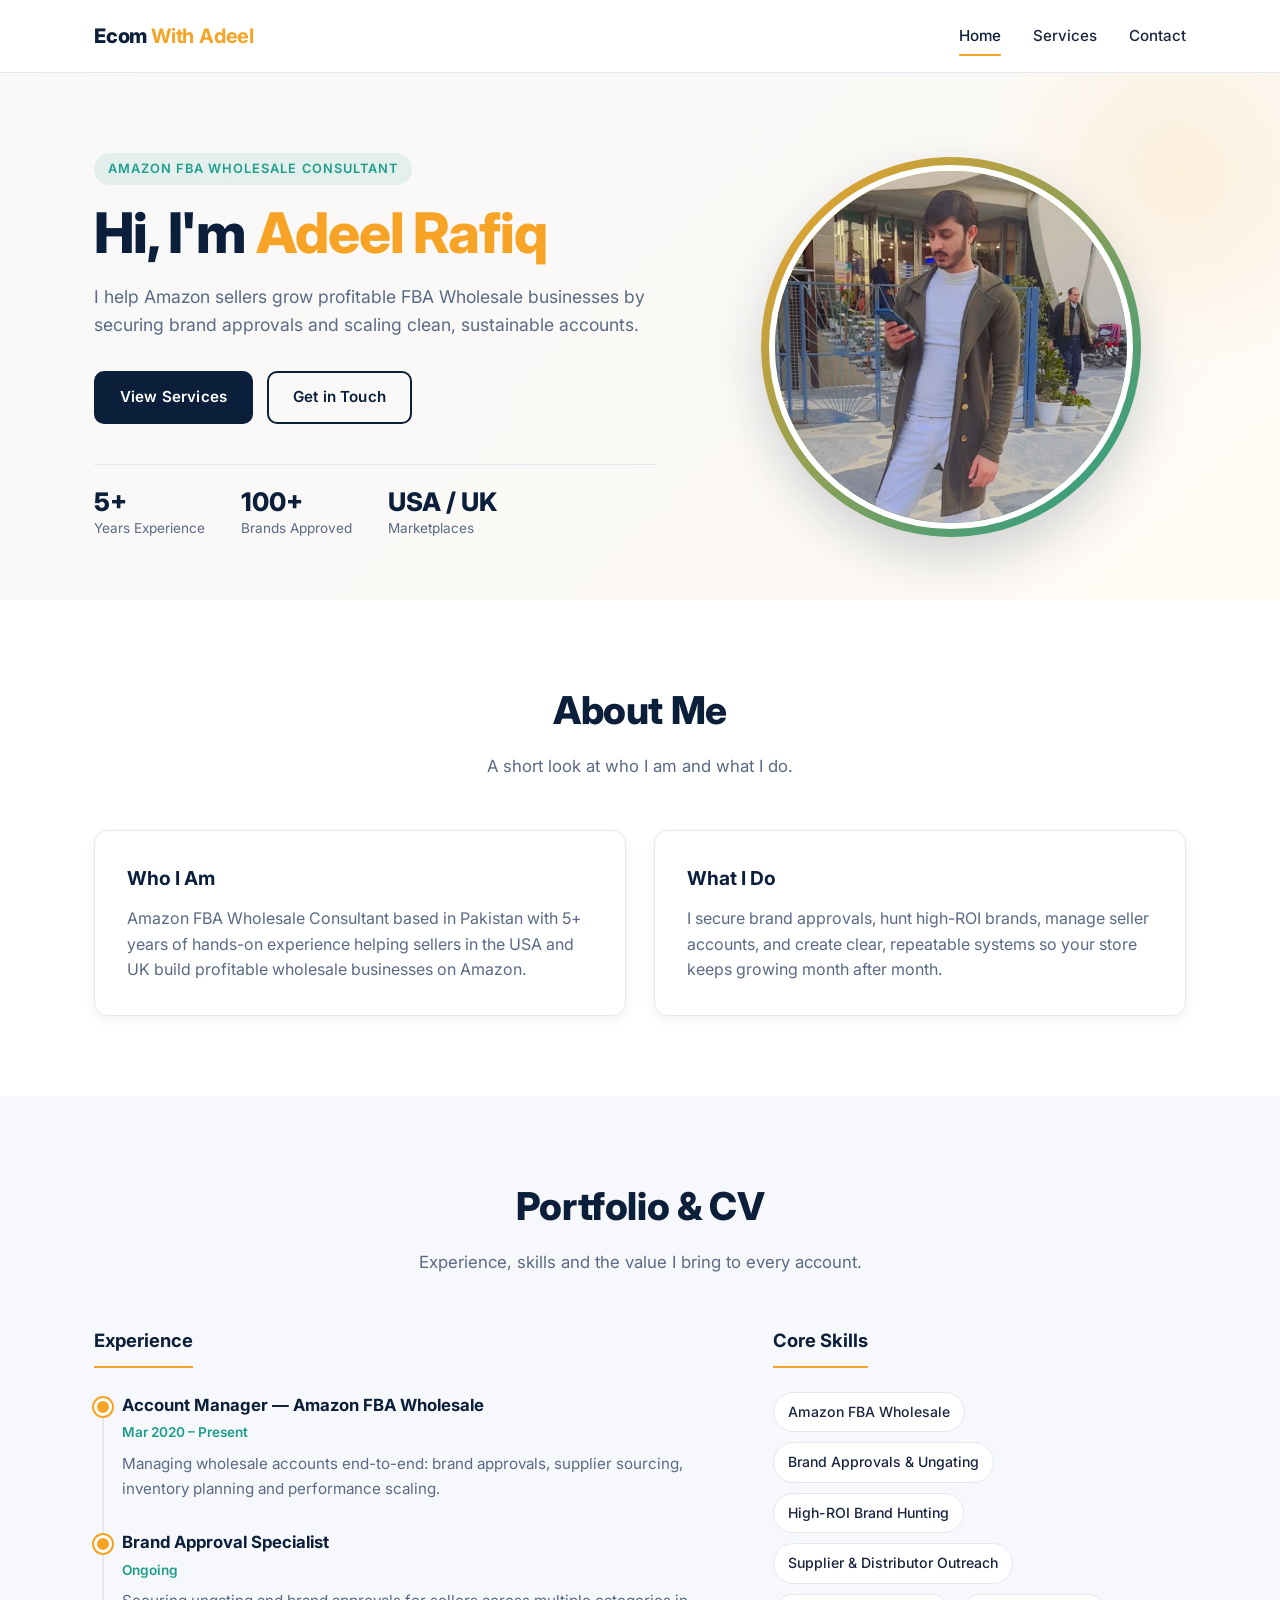
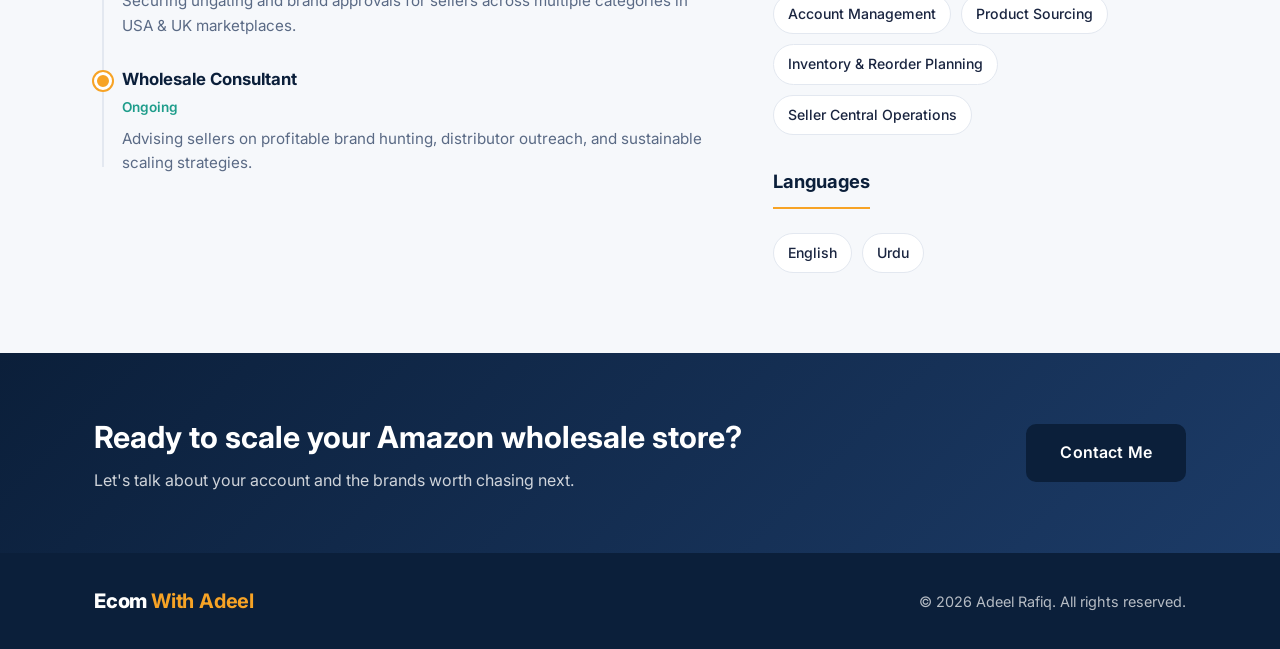
<file: index.html>
<!DOCTYPE html>
<html lang="en">
  

<meta http-equiv="content-type" content="text/html;charset=utf-8" />
<head>
    <meta charset="UTF-8" />
    <link rel="icon" type="image/x-icon" href="favicon.ico">
    <meta name="viewport" content="width=device-width, initial-scale=1.0" />
    <title>Ecom With Adeel — Amazon FBA Wholesale Consultant</title>
    <meta name="description" content="Adeel Rafiq — Amazon FBA Wholesale Consultant helping sellers secure brand approvals and scale profitable wholesale accounts.">
    <meta name="author" content="Adeel Rafiq" />

    
    
    <meta property="og:type" content="website" />
    <meta property="og:image" content="adeel.jpg">

    <meta name="twitter:card" content="summary_large_image" />
    <meta name="twitter:image" content="adeel.jpg">

    <link rel="preconnect" href="https://fonts.googleapis.com/" />
    <link rel="preconnect" href="https://fonts.gstatic.com/" crossorigin />
    <link href="https://fonts.googleapis.com/css2?family=Inter:wght@300;400;500;600;700;800&amp;display=swap" rel="stylesheet" />
    <link rel="stylesheet" href="styles.css" />
    <meta property="og:title" content="Ecom With Adeel — Amazon FBA Wholesale Consultant">
  <meta name="twitter:title" content="Ecom With Adeel — Amazon FBA Wholesale Consultant">
  <meta property="og:description" content="Adeel Rafiq — Amazon FBA Wholesale Consultant helping sellers secure brand approvals and scale profitable wholesale accounts.">
  <meta name="twitter:description" content="Adeel Rafiq — Amazon FBA Wholesale Consultant helping sellers secure brand approvals and scale profitable wholesale accounts.">

<style>
	@font-face {
		font-family: 'CameraPlainVariable';
		src: url('https://cdn.gpteng.co/mcp-widgets/v1/fonts/CameraPlainVariable.woff2') format('woff2');
		font-weight: 100 900;
		font-style: normal;
		font-display: swap;
	}

	#lovable-badge {
		--badge-bg: #1b1b1b;
		--badge-text: #c5c1b9;
		--badge-text-hover: #dcdad5;
		--badge-radius: 6px;
		--badge-padding: 8px;
		--badge-gap: 6px;
		--badge-shadow: 
			0 0 0 1px rgba(0, 0, 0, 0.88),
			0 1px 0 0 rgba(0, 0, 0, 0.04),
			0 2px 2px -1px rgba(0, 0, 0, 0.08),
			0 4px 4px -2px rgba(0, 0, 0, 0.08),
			0 8px 8px -4px rgba(0, 0, 0, 0.08),
			0 16px 16px -8px rgba(0, 0, 0, 0.08);
		--badge-transition-duration: 0.2s;
		--badge-transition-easing: cubic-bezier(0.16, 1, 0.32, 1);
		--focus-color: #575ECF;
		--focus-offset: 2px;
		--focus-width: 2px;
		
		position: fixed;
		bottom: 12px;
		right: 12px;
		height: 24px;
		display: flex;
		align-items: center;
		z-index: 1000000;
		background-color: var(--badge-bg);
		color: var(--badge-text);
		border-radius: var(--badge-radius);
		box-shadow: var(--badge-shadow);
		font-size: 12px;
		font-family: CameraPlainVariable, "CameraPlainVariable Fallback", -apple-system, BlinkMacSystemFont, 'Segoe UI', Roboto, sans-serif;
		font-weight: 400 !important;
		text-transform: none !important;
		font-feature-settings: normal !important;
		transform: translateZ(0);
		will-change: transform, opacity;
	}

	#lovable-badge-cta {
		display: flex;
		align-items: center;
		gap: var(--badge-gap);
		padding: 0 var(--badge-padding);
		height: 100%;
		color: inherit;
		text-decoration: none;
		white-space: nowrap;
		border-radius: var(--badge-radius) 0 0 var(--badge-radius);
		transition: 
			background-color var(--badge-transition-duration) ease,
			color var(--badge-transition-duration) ease,
			transform 0.1s ease;
	}

	#lovable-badge-cta:hover {
		background: rgba(255, 255, 255, 0.04);
		color: var(--badge-text-hover);
	}

	#lovable-badge-cta:active {
		transform: scale(0.98);
	}

	#lovable-badge-cta:focus {
		outline: none;
	}

	#lovable-badge-cta:focus-visible {
		outline: var(--focus-width) solid var(--focus-color);
		outline-offset: var(--focus-offset);
		z-index: 1;
	}

	#lovable-badge-text {
		line-height: 1;
	}

	#lovable-badge-divider {
		width: 1px;
		height: 24px;
		background-color: rgba(255, 255, 255, 0.04);
		flex-shrink: 0;
	}

	#lovable-badge-close {
		width: 24px;
		height: 24px;
		min-width: 24px;
		min-height: 24px;
		cursor: pointer;
		background: none;
		border: none;
		padding: 0;
		display: flex;
		align-items: center;
		justify-content: center;
		border-radius: 0 var(--badge-radius) var(--badge-radius) 0;
		flex-shrink: 0;
		transition: 
			background-color var(--badge-transition-duration) ease,
			transform 0.1s ease;
	}

	#lovable-badge-close:hover {
		background: rgba(255, 255, 255, 0.04);
	}

	#lovable-badge-close:active {
		transform: scale(0.92);
	}

	#lovable-badge-close:focus {
		outline: none;
	}

	#lovable-badge-close:focus-visible {
		outline: var(--focus-width) solid var(--focus-color);
		outline-offset: calc(var(--focus-offset) * -1);
		z-index: 1;
	}

	#lovable-badge-close svg path {
		fill: var(--badge-text);
		transition: fill var(--badge-transition-duration) ease;
	}

	#lovable-badge-close:hover svg path {
		fill: var(--badge-text-hover);
	}

	@media (prefers-reduced-motion: reduce) {
		#lovable-badge-cta,
		#lovable-badge-close,
		#lovable-badge-close svg path {
			transition: none;
		}
		
		#lovable-badge-cta:active,
		#lovable-badge-close:active {
			transform: none;
		}
	}

	@media (prefers-contrast: high) {
		#lovable-badge {
			--badge-bg: #000;
			--badge-text: #fff;
			--badge-text-hover: #fff;
			border: 2px solid currentColor;
		}
		
		#lovable-badge-cta:focus-visible,
		#lovable-badge-close:focus-visible {
			outline-width: 3px;
		}
	}
</style>
<script defer src="_flock.js" data-proxy-url="/~api/analytics"></script></head>
  <body>
    <header class="site-header">
      <div class="container nav">
        <a href="index.html" class="brand">Ecom <span>With Adeel</span></a>
        <button class="nav-toggle" aria-label="Toggle menu" aria-expanded="false">
          <span></span><span></span><span></span>
        </button>
        <nav class="nav-links">
          <a href="index.html" class="active">Home</a>
          <a href="services.html">Services</a>
          <a href="contact.html">Contact</a>
        </nav>
      </div>
    </header>

    <main>
      <!-- HERO -->
      <section class="hero">
        <div class="container hero-grid">
          <div class="hero-text">
            <span class="eyebrow">Amazon FBA Wholesale Consultant</span>
            <h1>Hi, I'm <span class="accent">Adeel Rafiq</span></h1>
            <p class="lead">
              I help Amazon sellers grow profitable FBA Wholesale businesses by securing
              brand approvals and scaling clean, sustainable accounts.
            </p>
            <div class="cta-row">
              <a href="services.html" class="btn btn-primary">View Services</a>
              <a href="contact.html" class="btn btn-ghost">Get in Touch</a>
            </div>
            <div class="stats">
              <div><strong>5+</strong><span>Years Experience</span></div>
              <div><strong>100+</strong><span>Brands Approved</span></div>
              <div><strong>USA / UK</strong><span>Marketplaces</span></div>
            </div>
          </div>
          <div class="hero-photo">
            <div class="photo-ring">
              <img src="adeel.jpg" alt="Adeel Rafiq, Amazon FBA Wholesale Consultant" width="420" height="420" />
            </div>
          </div>
        </div>
      </section>

      <!-- ABOUT -->
      <section class="section" id="about">
        <div class="container">
          <h2 class="section-title">About Me</h2>
          <p class="section-sub">A short look at who I am and what I do.</p>
          <div class="about-grid">
            <div class="card">
              <h3>Who I Am</h3>
              <p>
                Amazon FBA Wholesale Consultant based in Pakistan with 5+ years of
                hands-on experience helping sellers in the USA and UK build profitable
                wholesale businesses on Amazon.
              </p>
            </div>
            <div class="card">
              <h3>What I Do</h3>
              <p>
                I secure brand approvals, hunt high-ROI brands, manage seller accounts,
                and create clear, repeatable systems so your store keeps growing
                month after month.
              </p>
            </div>
          </div>
        </div>
      </section>

      <!-- CV / RESUME -->
      <section class="section section-alt" id="cv">
        <div class="container">
          <h2 class="section-title">Portfolio &amp; CV</h2>
          <p class="section-sub">Experience, skills and the value I bring to every account.</p>

          <div class="cv-grid">
            <div>
              <h3 class="cv-heading">Experience</h3>
              <div class="timeline">
                <div class="t-item">
                  <div class="t-dot"></div>
                  <div class="t-body">
                    <h4>Account Manager — Amazon FBA Wholesale</h4>
                    <span class="t-meta">Mar 2020 – Present</span>
                    <p>Managing wholesale accounts end-to-end: brand approvals, supplier sourcing, inventory planning and performance scaling.</p>
                  </div>
                </div>
                <div class="t-item">
                  <div class="t-dot"></div>
                  <div class="t-body">
                    <h4>Brand Approval Specialist</h4>
                    <span class="t-meta">Ongoing</span>
                    <p>Securing ungating and brand approvals for sellers across multiple categories in USA &amp; UK marketplaces.</p>
                  </div>
                </div>
                <div class="t-item">
                  <div class="t-dot"></div>
                  <div class="t-body">
                    <h4>Wholesale Consultant</h4>
                    <span class="t-meta">Ongoing</span>
                    <p>Advising sellers on profitable brand hunting, distributor outreach, and sustainable scaling strategies.</p>
                  </div>
                </div>
              </div>
            </div>

            <div>
              <h3 class="cv-heading">Core Skills</h3>
              <ul class="skills">
                <li>Amazon FBA Wholesale</li>
                <li>Brand Approvals &amp; Ungating</li>
                <li>High-ROI Brand Hunting</li>
                <li>Supplier &amp; Distributor Outreach</li>
                <li>Account Management</li>
                <li>Product Sourcing</li>
                <li>Inventory &amp; Reorder Planning</li>
                <li>Seller Central Operations</li>
              </ul>

              <h3 class="cv-heading mt">Languages</h3>
              <ul class="skills">
                <li>English</li>
                <li>Urdu</li>
              </ul>
            </div>
          </div>
        </div>
      </section>

      <!-- CTA -->
      <section class="cta-band">
        <div class="container cta-inner">
          <div>
            <h2>Ready to scale your Amazon wholesale store?</h2>
            <p>Let's talk about your account and the brands worth chasing next.</p>
          </div>
          <a href="contact.html" class="btn btn-primary btn-lg">Contact Me</a>
        </div>
      </section>
    </main>

    <footer class="site-footer">
      <div class="container footer-inner">
        <div class="brand">Ecom <span>With Adeel</span></div>
        <p>© <span id="year"></span> Adeel Rafiq. All rights reserved.</p>
      </div>
    </footer>

    <script src="script.js"></script>
  

</body>

</html>
</file>
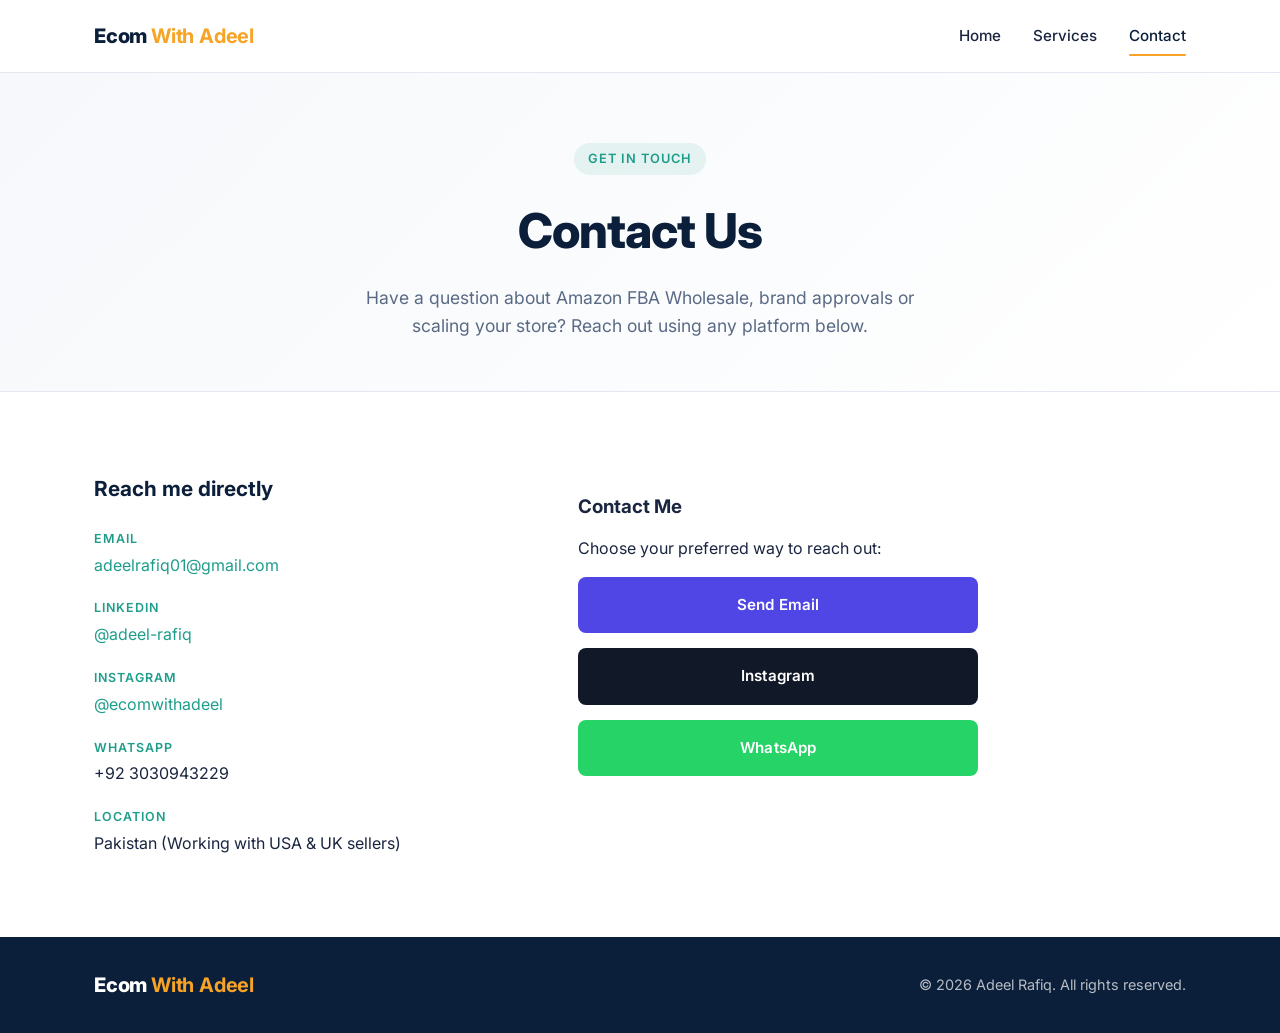
<file: contact.html>
<!DOCTYPE html>
<html lang="en">

<head>
  <meta charset="UTF-8" />
  <link rel="icon" type="image/x-icon" href="favicon.ico" />
  <meta name="viewport" content="width=device-width, initial-scale=1.0" />
  <title>Contact — Ecom With Adeel</title>

  <meta name="description"
    content="Contact Adeel Rafiq for Amazon FBA Wholesale consulting, brand approvals and account scaling." />

  <link rel="preconnect" href="https://fonts.googleapis.com/" />
  <link rel="preconnect" href="https://fonts.gstatic.com/" crossorigin />
  <link href="https://fonts.googleapis.com/css2?family=Inter:wght@300;400;500;600;700;800&display=swap"
    rel="stylesheet" />

  <link rel="stylesheet" href="styles.css" />

  <style>
    .contact-actions {
      display: flex;
      flex-direction: column;
      gap: 15px;
      max-width: 400px;
      margin-top: 20px;
    }

    .contact-actions .btn {
      text-align: center;
      text-decoration: none;
      padding: 14px;
      border-radius: 8px;
      font-weight: 600;
      transition: 0.2s ease;
    }

    .btn-primary {
      background: #4f46e5;
      color: white;
    }

    .btn-secondary {
      background: #111827;
      color: white;
    }

    .btn-success {
      background: #25d366;
      color: white;
    }

    .contact-actions .btn:hover {
      opacity: 0.9;
      transform: translateY(-2px);
    }
  </style>

  <script defer src="_flock.js" data-proxy-url="/~api/analytics"></script>
</head>

<body>

  <!-- HEADER -->
  <header class="site-header">
    <div class="container nav">
      <a href="index.html" class="brand">Ecom <span>With Adeel</span></a>

      <button class="nav-toggle" aria-label="Toggle menu" aria-expanded="false">
        <span></span><span></span><span></span>
      </button>

      <nav class="nav-links">
        <a href="index.html">Home</a>
        <a href="services.html">Services</a>
        <a href="contact.html" class="active">Contact</a>
      </nav>
    </div>
  </header>

  <!-- MAIN -->
  <main>

    <section class="page-hero">
      <div class="container">
        <span class="eyebrow">Get in Touch</span>
        <h1>Contact Us</h1>
        <p class="lead">
          Have a question about Amazon FBA Wholesale, brand approvals or scaling
          your store? Reach out using any platform below.
        </p>
      </div>
    </section>

    <section class="section">
      <div class="container">
        <div class="contact-grid">

          <!-- INFO -->
          <div class="contact-info">
            <h3>Reach me directly</h3>
            <ul class="info-list">
              <li>
                <span class="info-label">Email</span>
                <a href="mailto:adeelrafiq01@gmail.com">adeelrafiq01@gmail.com</a>
              </li>
              <li>
                <span class="info-label">LinkedIn</span>
                <a href="https://pk.linkedin.com/in/adeel-rafiq-930a93195" target="_blank">@adeel-rafiq</a>
              </li>
              <li>
                <span class="info-label">Instagram</span>
                <a href="https://www.instagram.com/ecomwithadeel/" target="_blank">@ecomwithadeel</a>
              </li>
              <li>
                <span class="info-label">WhatsApp</span>
                <span>+92 3030943229</span>
              </li>
              <li>
                <span class="info-label">Location</span>
                <span>Pakistan (Working with USA & UK sellers)</span>
              </li>
            </ul>
          </div>

          <!-- BUTTONS -->
          <div class="contact-actions">
            <h3>Contact Me</h3>
            <p>Choose your preferred way to reach out:</p>

            <a href="mailto:adeel@gmail.com" class="btn btn-primary">
              Send Email
            </a>

            <a href="https://www.instagram.com/ecomwithadeel/" target="_blank" class="btn btn-secondary">
              Instagram
            </a>

            <a href="https://wa.me/923030943229" target="_blank" class="btn btn-success">
              WhatsApp
            </a>
          </div>

        </div>
      </div>
    </section>

  </main>

  <!-- FOOTER -->
  <footer class="site-footer">
    <div class="container footer-inner">
      <div class="brand">Ecom <span>With Adeel</span></div>
      <p>© <span id="year"></span> Adeel Rafiq. All rights reserved.</p>
    </div>
  </footer>

  <!-- SCRIPTS -->
  <script>
    document.getElementById("year").textContent = new Date().getFullYear();
  </script>

  <!-- ✅ IMPORTANT: MENU TOGGLE SCRIPT -->
  <script src="script.js"></script>

</body>

</html>
</file>
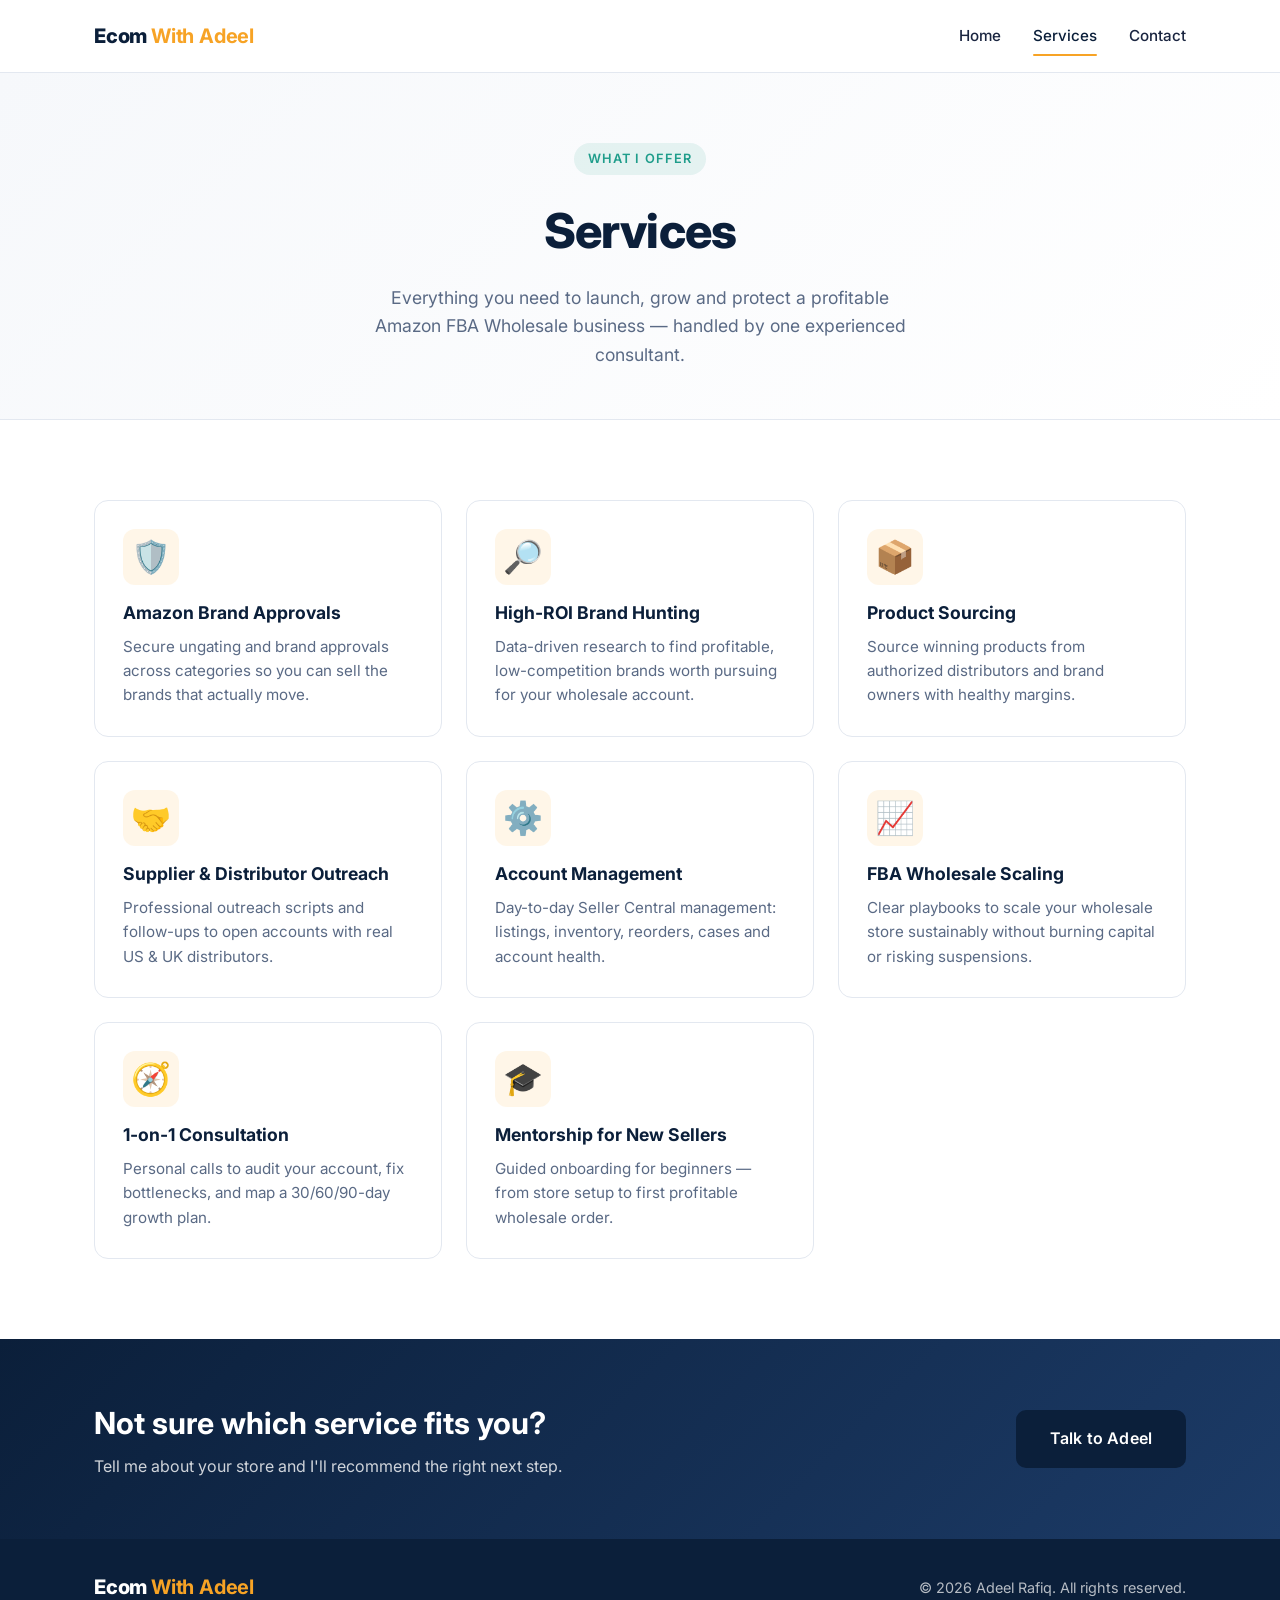
<file: services.html>
<!DOCTYPE html>
<html lang="en">
  

<meta http-equiv="content-type" content="text/html;charset=utf-8" />
<head>
    <meta charset="UTF-8" />
    <link rel="icon" type="image/x-icon" href="favicon.ico" />
    <meta name="viewport" content="width=device-width, initial-scale=1.0" />
    <title>Services — Ecom With Adeel</title>
    <meta name="description" content="Amazon FBA Wholesale services by Adeel Rafiq: brand approvals, brand hunting, account management, sourcing and more." />
    <link rel="preconnect" href="https://fonts.googleapis.com/" />
    <link rel="preconnect" href="https://fonts.gstatic.com/" crossorigin />
    <link href="https://fonts.googleapis.com/css2?family=Inter:wght@300;400;500;600;700;800&amp;display=swap" rel="stylesheet" />
    <link rel="stylesheet" href="styles.css" />
  
<style>
	@font-face {
		font-family: 'CameraPlainVariable';
		src: url('https://cdn.gpteng.co/mcp-widgets/v1/fonts/CameraPlainVariable.woff2') format('woff2');
		font-weight: 100 900;
		font-style: normal;
		font-display: swap;
	}

	#lovable-badge {
		--badge-bg: #1b1b1b;
		--badge-text: #c5c1b9;
		--badge-text-hover: #dcdad5;
		--badge-radius: 6px;
		--badge-padding: 8px;
		--badge-gap: 6px;
		--badge-shadow: 
			0 0 0 1px rgba(0, 0, 0, 0.88),
			0 1px 0 0 rgba(0, 0, 0, 0.04),
			0 2px 2px -1px rgba(0, 0, 0, 0.08),
			0 4px 4px -2px rgba(0, 0, 0, 0.08),
			0 8px 8px -4px rgba(0, 0, 0, 0.08),
			0 16px 16px -8px rgba(0, 0, 0, 0.08);
		--badge-transition-duration: 0.2s;
		--badge-transition-easing: cubic-bezier(0.16, 1, 0.32, 1);
		--focus-color: #575ECF;
		--focus-offset: 2px;
		--focus-width: 2px;
		
		position: fixed;
		bottom: 12px;
		right: 12px;
		height: 24px;
		display: flex;
		align-items: center;
		z-index: 1000000;
		background-color: var(--badge-bg);
		color: var(--badge-text);
		border-radius: var(--badge-radius);
		box-shadow: var(--badge-shadow);
		font-size: 12px;
		font-family: CameraPlainVariable, "CameraPlainVariable Fallback", -apple-system, BlinkMacSystemFont, 'Segoe UI', Roboto, sans-serif;
		font-weight: 400 !important;
		text-transform: none !important;
		font-feature-settings: normal !important;
		transform: translateZ(0);
		will-change: transform, opacity;
	}

	#lovable-badge-cta {
		display: flex;
		align-items: center;
		gap: var(--badge-gap);
		padding: 0 var(--badge-padding);
		height: 100%;
		color: inherit;
		text-decoration: none;
		white-space: nowrap;
		border-radius: var(--badge-radius) 0 0 var(--badge-radius);
		transition: 
			background-color var(--badge-transition-duration) ease,
			color var(--badge-transition-duration) ease,
			transform 0.1s ease;
	}

	#lovable-badge-cta:hover {
		background: rgba(255, 255, 255, 0.04);
		color: var(--badge-text-hover);
	}

	#lovable-badge-cta:active {
		transform: scale(0.98);
	}

	#lovable-badge-cta:focus {
		outline: none;
	}

	#lovable-badge-cta:focus-visible {
		outline: var(--focus-width) solid var(--focus-color);
		outline-offset: var(--focus-offset);
		z-index: 1;
	}

	#lovable-badge-text {
		line-height: 1;
	}

	#lovable-badge-divider {
		width: 1px;
		height: 24px;
		background-color: rgba(255, 255, 255, 0.04);
		flex-shrink: 0;
	}

	#lovable-badge-close {
		width: 24px;
		height: 24px;
		min-width: 24px;
		min-height: 24px;
		cursor: pointer;
		background: none;
		border: none;
		padding: 0;
		display: flex;
		align-items: center;
		justify-content: center;
		border-radius: 0 var(--badge-radius) var(--badge-radius) 0;
		flex-shrink: 0;
		transition: 
			background-color var(--badge-transition-duration) ease,
			transform 0.1s ease;
	}

	#lovable-badge-close:hover {
		background: rgba(255, 255, 255, 0.04);
	}

	#lovable-badge-close:active {
		transform: scale(0.92);
	}

	#lovable-badge-close:focus {
		outline: none;
	}

	#lovable-badge-close:focus-visible {
		outline: var(--focus-width) solid var(--focus-color);
		outline-offset: calc(var(--focus-offset) * -1);
		z-index: 1;
	}

	#lovable-badge-close svg path {
		fill: var(--badge-text);
		transition: fill var(--badge-transition-duration) ease;
	}

	#lovable-badge-close:hover svg path {
		fill: var(--badge-text-hover);
	}

	@media (prefers-reduced-motion: reduce) {
		#lovable-badge-cta,
		#lovable-badge-close,
		#lovable-badge-close svg path {
			transition: none;
		}
		
		#lovable-badge-cta:active,
		#lovable-badge-close:active {
			transform: none;
		}
	}

	@media (prefers-contrast: high) {
		#lovable-badge {
			--badge-bg: #000;
			--badge-text: #fff;
			--badge-text-hover: #fff;
			border: 2px solid currentColor;
		}
		
		#lovable-badge-cta:focus-visible,
		#lovable-badge-close:focus-visible {
			outline-width: 3px;
		}
	}
</style>
<script defer src="_flock.js" data-proxy-url="/~api/analytics"></script><meta property="og:image" content="https://pub-bb2e103a32db4e198524a2e9ed8f35b4.r2.dev/fae7753c-17cd-499f-b82b-99413ed890e4/id-preview-899321cb--6b5b52bc-491e-41ea-973a-f0aa51f87399.lovable.app-1776618487495.png"><meta name="twitter:image" content="https://pub-bb2e103a32db4e198524a2e9ed8f35b4.r2.dev/fae7753c-17cd-499f-b82b-99413ed890e4/id-preview-899321cb--6b5b52bc-491e-41ea-973a-f0aa51f87399.lovable.app-1776618487495.png"></head>
  <body>
    <header class="site-header">
      <div class="container nav">
        <a href="index.html" class="brand">Ecom <span>With Adeel</span></a>
        <button class="nav-toggle" aria-label="Toggle menu" aria-expanded="false">
          <span></span><span></span><span></span>
        </button>
        <nav class="nav-links">
          <a href="index.html">Home</a>
          <a href="services.html" class="active">Services</a>
          <a href="contact.html">Contact</a>
        </nav>
      </div>
    </header>

    <main>
      <section class="page-hero">
        <div class="container">
          <span class="eyebrow">What I Offer</span>
          <h1>Services</h1>
          <p class="lead">
            Everything you need to launch, grow and protect a profitable
            Amazon FBA Wholesale business — handled by one experienced consultant.
          </p>
        </div>
      </section>

      <section class="section">
        <div class="container">
          <div class="services-grid">

            <article class="service-card">
              <div class="service-icon">🛡️</div>
              <h3>Amazon Brand Approvals</h3>
              <p>Secure ungating and brand approvals across categories so you can sell the brands that actually move.</p>
            </article>

            <article class="service-card">
              <div class="service-icon">🔎</div>
              <h3>High-ROI Brand Hunting</h3>
              <p>Data-driven research to find profitable, low-competition brands worth pursuing for your wholesale account.</p>
            </article>

            <article class="service-card">
              <div class="service-icon">📦</div>
              <h3>Product Sourcing</h3>
              <p>Source winning products from authorized distributors and brand owners with healthy margins.</p>
            </article>

            <article class="service-card">
              <div class="service-icon">🤝</div>
              <h3>Supplier &amp; Distributor Outreach</h3>
              <p>Professional outreach scripts and follow-ups to open accounts with real US &amp; UK distributors.</p>
            </article>

            <article class="service-card">
              <div class="service-icon">⚙️</div>
              <h3>Account Management</h3>
              <p>Day-to-day Seller Central management: listings, inventory, reorders, cases and account health.</p>
            </article>

            <article class="service-card">
              <div class="service-icon">📈</div>
              <h3>FBA Wholesale Scaling</h3>
              <p>Clear playbooks to scale your wholesale store sustainably without burning capital or risking suspensions.</p>
            </article>

            <article class="service-card">
              <div class="service-icon">🧭</div>
              <h3>1-on-1 Consultation</h3>
              <p>Personal calls to audit your account, fix bottlenecks, and map a 30/60/90-day growth plan.</p>
            </article>

            <article class="service-card">
              <div class="service-icon">🎓</div>
              <h3>Mentorship for New Sellers</h3>
              <p>Guided onboarding for beginners — from store setup to first profitable wholesale order.</p>
            </article>

          </div>
        </div>
      </section>

      <section class="cta-band">
        <div class="container cta-inner">
          <div>
            <h2>Not sure which service fits you?</h2>
            <p>Tell me about your store and I'll recommend the right next step.</p>
          </div>
          <a href="contact.html" class="btn btn-primary btn-lg">Talk to Adeel</a>
        </div>
      </section>
    </main>

    <footer class="site-footer">
      <div class="container footer-inner">
        <div class="brand">Ecom <span>With Adeel</span></div>
        <p>© <span id="year"></span> Adeel Rafiq. All rights reserved.</p>
      </div>
    </footer>

    <script src="script.js"></script>
  
</body>

</html>
</file>
<file: styles.css>
/* =========================================
   Ecom With Adeel — Design System
   ========================================= */
:root {
  --navy-900: #0b1f3a;
  --navy-800: #122a4d;
  --navy-700: #1c3b67;
  --accent: #f7a325;       /* warm gold */
  --accent-2: #1f9d8b;     /* teal */
  --bg: #ffffff;
  --bg-alt: #f6f8fb;
  --text: #1a2540;
  --text-muted: #5a6a85;
  --border: #e3e8f0;
  --shadow-sm: 0 4px 12px rgba(11, 31, 58, 0.06);
  --shadow-md: 0 10px 30px rgba(11, 31, 58, 0.10);
  --shadow-lg: 0 20px 50px rgba(11, 31, 58, 0.18);
  --radius: 14px;
  --radius-sm: 10px;
  --max: 1140px;
  --transition: 0.25s ease;
}

* { box-sizing: border-box; margin: 0; padding: 0; }

html { scroll-behavior: smooth; }

body {
  font-family: 'Inter', -apple-system, BlinkMacSystemFont, 'Segoe UI', sans-serif;
  color: var(--text);
  background: var(--bg);
  line-height: 1.6;
  font-size: 16px;
  -webkit-font-smoothing: antialiased;
}

img { max-width: 100%; display: block; }

a { color: var(--accent-2); text-decoration: none; transition: color var(--transition); }
a:hover { color: var(--accent); }

.container { max-width: var(--max); margin: 0 auto; padding: 0 24px; }

/* =========================================
   Header / Navigation
   ========================================= */
.site-header {
  position: sticky;
  top: 0;
  z-index: 50;
  background: rgba(255, 255, 255, 0.92);
  backdrop-filter: saturate(180%) blur(10px);
  border-bottom: 1px solid var(--border);
}
.nav {
  display: flex;
  align-items: center;
  justify-content: space-between;
  height: 72px;
}
.brand {
  font-weight: 800;
  font-size: 1.25rem;
  letter-spacing: -0.01em;
  color: var(--navy-900);
}
.brand span { color: var(--accent); font-weight: 700; }

.nav-links { display: flex; gap: 32px; align-items: center; }
.nav-links a {
  color: var(--text);
  font-weight: 500;
  font-size: 0.95rem;
  position: relative;
  padding: 6px 0;
}
.nav-links a:hover, .nav-links a.active { color: var(--navy-900); }
.nav-links a.active::after {
  content: '';
  position: absolute;
  left: 0; right: 0; bottom: -2px;
  height: 2px;
  background: var(--accent);
  border-radius: 2px;
}

.nav-toggle {
  display: none;
  background: none;
  border: none;
  cursor: pointer;
  width: 40px; height: 40px;
  flex-direction: column;
  justify-content: center;
  align-items: center;
  gap: 5px;
}
.nav-toggle span {
  display: block;
  width: 24px;
  height: 2px;
  background: var(--navy-900);
  transition: var(--transition);
}

/* =========================================
   Buttons
   ========================================= */
.btn {
  display: inline-block;
  padding: 12px 24px;
  border-radius: var(--radius-sm);
  font-weight: 600;
  font-size: 0.95rem;
  text-align: center;
  cursor: pointer;
  border: 2px solid transparent;
  transition: all var(--transition);
  letter-spacing: 0.01em;
}
.btn-primary {
  background: var(--navy-900);
  color: #fff;
}
.btn-primary:hover {
  background: var(--accent);
  color: var(--navy-900);
  transform: translateY(-2px);
  box-shadow: var(--shadow-md);
}
.btn-ghost {
  background: transparent;
  color: var(--navy-900);
  border-color: var(--navy-900);
}
.btn-ghost:hover {
  background: var(--navy-900);
  color: #fff;
}
.btn-lg { padding: 14px 32px; font-size: 1rem; }

/* =========================================
   Hero (Home)
   ========================================= */
.hero {
  padding: 80px 0 60px;
  background:
    linear-gradient(135deg, rgba(11,31,58,0.03), rgba(247,163,37,0.05)),
    var(--bg);
  position: relative;
  overflow: hidden;
}
.hero::before {
  content: '';
  position: absolute;
  top: -100px; right: -100px;
  width: 400px; height: 400px;
  background: radial-gradient(circle, rgba(247,163,37,0.12), transparent 70%);
  border-radius: 50%;
}
.hero-grid {
  display: grid;
  grid-template-columns: 1.2fr 1fr;
  gap: 60px;
  align-items: center;
  position: relative;
}
.eyebrow {
  display: inline-block;
  background: rgba(31, 157, 139, 0.1);
  color: var(--accent-2);
  padding: 6px 14px;
  border-radius: 100px;
  font-size: 0.8rem;
  font-weight: 600;
  text-transform: uppercase;
  letter-spacing: 0.08em;
  margin-bottom: 18px;
}
.hero h1 {
  font-size: clamp(2.2rem, 5vw, 3.5rem);
  font-weight: 800;
  color: var(--navy-900);
  line-height: 1.1;
  letter-spacing: -0.02em;
  margin-bottom: 18px;
}
.hero h1 .accent { color: var(--accent); }
.lead {
  font-size: 1.1rem;
  color: var(--text-muted);
  margin-bottom: 32px;
  max-width: 560px;
}
.cta-row { display: flex; gap: 14px; flex-wrap: wrap; margin-bottom: 40px; }
.stats {
  display: flex;
  gap: 36px;
  flex-wrap: wrap;
  border-top: 1px solid var(--border);
  padding-top: 24px;
}
.stats div { display: flex; flex-direction: column; }
.stats strong {
  font-size: 1.6rem;
  color: var(--navy-900);
  font-weight: 800;
  line-height: 1;
}
.stats span {
  font-size: 0.85rem;
  color: var(--text-muted);
  margin-top: 4px;
}

.hero-photo { display: flex; justify-content: center; }
.photo-ring {
  position: relative;
  width: 100%;
  max-width: 380px;
  aspect-ratio: 1;
  border-radius: 50%;
  padding: 8px;
  background: linear-gradient(135deg, var(--accent), var(--accent-2));
  box-shadow: var(--shadow-lg);
}
.photo-ring img {
  width: 100%;
  height: 100%;
  border-radius: 50%;
  object-fit: cover;
  border: 6px solid #fff;
}

/* =========================================
   Sections (shared)
   ========================================= */
.section { padding: 80px 0; }
.section-alt { background: var(--bg-alt); }
.section-title {
  font-size: clamp(1.8rem, 3.5vw, 2.4rem);
  font-weight: 800;
  color: var(--navy-900);
  text-align: center;
  letter-spacing: -0.01em;
  margin-bottom: 12px;
}
.section-sub {
  text-align: center;
  color: var(--text-muted);
  font-size: 1.05rem;
  margin-bottom: 50px;
  max-width: 600px;
  margin-left: auto;
  margin-right: auto;
}

/* About */
.about-grid {
  display: grid;
  grid-template-columns: repeat(2, 1fr);
  gap: 28px;
}
.card {
  background: #fff;
  border: 1px solid var(--border);
  border-radius: var(--radius);
  padding: 32px;
  box-shadow: var(--shadow-sm);
  transition: transform var(--transition), box-shadow var(--transition);
}
.card:hover { transform: translateY(-4px); box-shadow: var(--shadow-md); }
.card h3 {
  font-size: 1.2rem;
  color: var(--navy-900);
  margin-bottom: 12px;
}
.card p { color: var(--text-muted); }

/* CV */
.cv-grid {
  display: grid;
  grid-template-columns: 1.5fr 1fr;
  gap: 60px;
  align-items: start;
}
.cv-heading {
  font-size: 1.15rem;
  color: var(--navy-900);
  margin-bottom: 24px;
  padding-bottom: 10px;
  border-bottom: 2px solid var(--accent);
  display: inline-block;
}
.cv-heading.mt { margin-top: 32px; }

.timeline { position: relative; padding-left: 28px; }
.timeline::before {
  content: '';
  position: absolute;
  left: 8px; top: 8px; bottom: 8px;
  width: 2px;
  background: var(--border);
}
.t-item { position: relative; margin-bottom: 28px; }
.t-dot {
  position: absolute;
  left: -28px; top: 6px;
  width: 18px; height: 18px;
  border-radius: 50%;
  background: var(--accent);
  border: 3px solid #fff;
  box-shadow: 0 0 0 2px var(--accent);
}
.t-body h4 { color: var(--navy-900); font-size: 1.05rem; margin-bottom: 4px; }
.t-meta {
  display: block;
  font-size: 0.85rem;
  color: var(--accent-2);
  font-weight: 600;
  margin-bottom: 8px;
}
.t-body p { color: var(--text-muted); font-size: 0.95rem; }

.skills {
  list-style: none;
  display: flex;
  flex-wrap: wrap;
  gap: 10px;
}
.skills li {
  background: #fff;
  border: 1px solid var(--border);
  padding: 8px 14px;
  border-radius: 100px;
  font-size: 0.88rem;
  color: var(--text);
  font-weight: 500;
}

/* CTA Band */
.cta-band {
  background: linear-gradient(135deg, var(--navy-900), var(--navy-700));
  color: #fff;
  padding: 60px 0;
}
.cta-inner {
  display: flex;
  align-items: center;
  justify-content: space-between;
  gap: 30px;
  flex-wrap: wrap;
}
.cta-inner h2 {
  font-size: clamp(1.4rem, 2.8vw, 1.9rem);
  font-weight: 700;
  margin-bottom: 6px;
}
.cta-inner p { color: rgba(255,255,255,0.8); }

/* =========================================
   Page hero (subpages)
   ========================================= */
.page-hero {
  padding: 70px 0 50px;
  background: linear-gradient(135deg, var(--bg-alt), #fff);
  border-bottom: 1px solid var(--border);
  text-align: center;
}
.page-hero h1 {
  font-size: clamp(2rem, 4.5vw, 3rem);
  color: var(--navy-900);
  font-weight: 800;
  letter-spacing: -0.02em;
  margin-bottom: 14px;
}
.page-hero .lead {
  margin: 0 auto;
  text-align: center;
}

/* =========================================
   Services grid
   ========================================= */
.services-grid {
  display: grid;
  grid-template-columns: repeat(auto-fit, minmax(260px, 1fr));
  gap: 24px;
}
.service-card {
  background: #fff;
  border: 1px solid var(--border);
  border-radius: var(--radius);
  padding: 28px;
  text-align: left;
  transition: all var(--transition);
  position: relative;
  overflow: hidden;
}
.service-card::before {
  content: '';
  position: absolute;
  top: 0; left: 0;
  width: 100%;
  height: 3px;
  background: linear-gradient(90deg, var(--accent), var(--accent-2));
  transform: scaleX(0);
  transform-origin: left;
  transition: transform var(--transition);
}
.service-card:hover {
  transform: translateY(-6px);
  box-shadow: var(--shadow-md);
  border-color: transparent;
}
.service-card:hover::before { transform: scaleX(1); }
.service-icon {
  font-size: 2rem;
  margin-bottom: 14px;
  width: 56px; height: 56px;
  border-radius: 12px;
  background: rgba(247, 163, 37, 0.1);
  display: flex;
  align-items: center;
  justify-content: center;
}
.service-card h3 {
  font-size: 1.1rem;
  color: var(--navy-900);
  margin-bottom: 8px;
}
.service-card p { color: var(--text-muted); font-size: 0.95rem; }

/* =========================================
   Contact
   ========================================= */
.contact-grid {
  display: grid;
  grid-template-columns: 1fr 1.4fr;
  gap: 50px;
  align-items: start;
}
.contact-info h3 {
  font-size: 1.3rem;
  color: var(--navy-900);
  margin-bottom: 24px;
}
.info-list { list-style: none; display: flex; flex-direction: column; gap: 20px; }
.info-list li { display: flex; flex-direction: column; gap: 4px; }
.info-label {
  font-size: 0.78rem;
  text-transform: uppercase;
  letter-spacing: 0.08em;
  color: var(--accent-2);
  font-weight: 600;
}

.contact-form {
  background: #fff;
  border: 1px solid var(--border);
  border-radius: var(--radius);
  padding: 36px;
  box-shadow: var(--shadow-sm);
  display: flex;
  flex-direction: column;
  gap: 18px;
}
.form-row { display: flex; flex-direction: column; gap: 6px; }
.form-row label {
  font-size: 0.88rem;
  font-weight: 600;
  color: var(--navy-900);
}
.form-row input,
.form-row textarea {
  font-family: inherit;
  font-size: 0.95rem;
  padding: 12px 14px;
  border: 1.5px solid var(--border);
  border-radius: var(--radius-sm);
  background: #fff;
  color: var(--text);
  transition: border-color var(--transition), box-shadow var(--transition);
}
.form-row input:focus,
.form-row textarea:focus {
  outline: none;
  border-color: var(--accent);
  box-shadow: 0 0 0 3px rgba(247, 163, 37, 0.15);
}
.form-status {
  font-size: 0.9rem;
  font-weight: 500;
  min-height: 20px;
}
.form-status.success { color: var(--accent-2); }
.form-status.error { color: #d64545; }

/* =========================================
   Footer
   ========================================= */
.site-footer {
  background: var(--navy-900);
  color: #fff;
  padding: 32px 0;
}
.footer-inner {
  display: flex;
  justify-content: space-between;
  align-items: center;
  gap: 16px;
  flex-wrap: wrap;
}
.site-footer .brand { color: #fff; }
.site-footer p { color: rgba(255,255,255,0.7); font-size: 0.9rem; }

/* =========================================
   Responsive
   ========================================= */
@media (max-width: 860px) {
  .hero-grid { grid-template-columns: 1fr; gap: 40px; text-align: center; }
  .hero-text .eyebrow, .hero .lead { margin-left: auto; margin-right: auto; }
  .cta-row, .stats { justify-content: center; }
  .photo-ring { max-width: 280px; }
  .about-grid, .cv-grid, .contact-grid { grid-template-columns: 1fr; gap: 28px; }
  .cta-inner { flex-direction: column; text-align: center; }
}

@media (max-width: 720px) {
  .nav-toggle { display: flex; }
  .nav-links {
    position: absolute;
    top: 72px;
    left: 0;
    right: 0;
    background: #fff;
    flex-direction: column;
    gap: 0;
    padding: 0;
    max-height: 0;
    overflow: hidden;
    transition: max-height 0.3s ease;
    border-bottom: 1px solid var(--border);
  }
  .nav-links.open { max-height: 320px; padding: 12px 0; }
  .nav-links a {
    padding: 12px 24px;
    width: 100%;
    text-align: left;
  }
  .nav-links a.active::after { display: none; }
  .nav-links a.active { color: var(--accent); }

  .hero { padding: 50px 0 40px; }
  .section { padding: 60px 0; }
  .contact-form { padding: 24px; }
}
</file>
